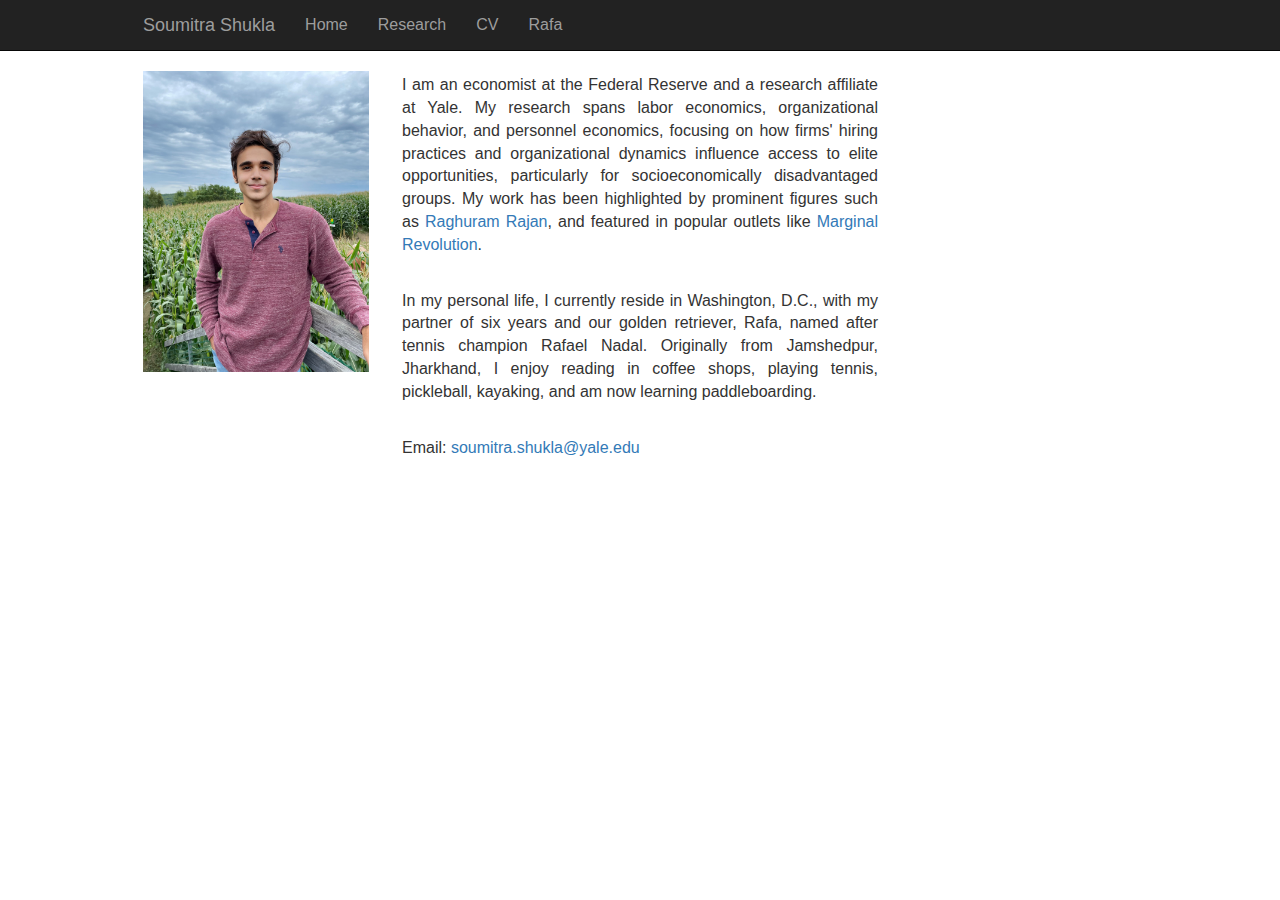
<file: index.html>
<!DOCTYPE html>
<!--
    Plain-Academic by Vasilios Mavroudis
    Released under the Simplified BSD License/FreeBSD (2-clause) License.
    https://github.com/mavroudisv/plain-academic
-->

<html lang="en">

<head>
  <title>Soumitra Shukla</title>
  <meta charset="utf-8">
  <meta name="viewport" content="width=device-width, initial-scale=1">
  <link rel="stylesheet" href="https://maxcdn.bootstrapcdn.com/bootstrap/3.3.6/css/bootstrap.min.css">
  <link rel="stylesheet" href="media-query.css">
  <script src="https://ajax.googleapis.com/ajax/libs/jquery/1.12.0/jquery.min.js"></script>
  <script src="https://maxcdn.bootstrapcdn.com/bootstrap/3.3.6/js/bootstrap.min.js"></script>
  <script type="text/javascript" src="http://latex.codecogs.com/latexit.js"></script>
  <link href='https://fonts.googleapis.com/css?family=Oswald:700' rel='stylesheet' type='text/css'>
  <style>
    body {
      margin: 0px;
      font-size: 16px;
      font-family: 'Lato', sans-serif;
      font-weight: 400;
    }

    .container-fluid  {
      margin-top: 0px;
      margin-bottom: 0px;
    }

  </style>
</head>

<body>


  <!-- Navigation -->
  <nav class="navbar navbar-inverse navbar-static-top" role="navigation">
    <div class="container-fluid">
      <div class="navbar-header">
        <button type="button" class="navbar-toggle collapsed" data-toggle="collapse"
          data-target="#bs-example-navbar-collapse-1">
          <span class="sr-only">Toggle navigation</span>
          <span class="icon-bar"></span>
          <span class="icon-bar"></span>
          <span class="icon-bar"></span>
        </button>
        <a class="navbar-brand">Soumitra Shukla</a>
      </div>

      <!-- Collect the nav links, forms, and other content for toggling -->
      <div class="collapse navbar-collapse" id="bs-example-navbar-collapse-1">
        <ul class="nav navbar-nav">
          <li><a href="index.html">Home</a></li>
          <li><a href="research.html">Research</a></li>
          <li><a a target="_blank" href="Soumitra_Shukla_CV.pdf">CV</a></li>
          <!--<li><a href="talks.html">Conferences and Talks</a></li>-->
          <li><a href="rafa.html">Rafa</a></li>
        </ul>
      </div>
    </div>
  </nav>

  <!-- Page Content -->
  <div class="container-fluid">

    <div class="row">

      <!-- Entries Column -->
      <div class="col-md-3 col-sm-12">

        <!-- Main Image -->
        <img class="img-responsive" src="prof_pic_new2.jpg" height="40" alt=""><br>

      </div>

      <!-- Entries Column -->
      <div class="col-md-6">

        <!-- Main Image -->

        <div style="margin-top:3%; text-align:justify; margin:3px;">
          <!--<p>I am an applied microeconomist at the <a href="https://www.federalreserve.gov/" target="_blank">Federal Reserve</a>, 
            where I think about the labor markets of many major emerging market economies.
             I also conduct research on topics in labor, organizational economics, and the economics of education. My research has been recently discussed by
             <a target="_blank" href="https://press.princeton.edu/books/hardcover/9780691263632/breaking-the-mold">Raghuram Rajan</a>, Times of India, and Marginal Revolution.
          </p><br> -->

          <p> I am an economist at the Federal Reserve and a research affiliate at Yale. My research spans labor economics, organizational 
            behavior, and personnel economics, focusing on how firms' hiring practices and organizational dynamics influence access to elite 
            opportunities, particularly for socioeconomically disadvantaged groups. My work has been highlighted by prominent figures such as 
            <a target="_blank" href="https://press.princeton.edu/books/hardcover/9780691263632/breaking-the-mold">Raghuram Rajan</a>, 
            and featured in popular outlets like <a target="_blank" href="https://marginalrevolution.com/marginalrevolution/2024/08/friday-assorted-links-482.html">Marginal Revolution</a>.
          </p><br>

          <!--<p>I am also a research affiliate of the department of economics at <a href="https://www.yale.edu/" target="_blank">Yale University</a> and a co-organizer 
          of the <b>F</b>ed <b>A</b>pplied <b>M</b>icro junior group (FAM Jr.), which is a system-wide working group for 
          junior microeconomists from the Chicago Fed, Minneapolis Fed, and NY Fed among others.
          </p><br> -->


          <!--<p>I currently live in D.C. with my life partner of 6 years and Rafa, our three-year-old golden retriever named after <a href="https://en.wikipedia.org/wiki/Rafael_Nadal" target="_blank">Rafael
            Nadal</a>. I am originally from Jamshedpur, Jharkhand and enjoy reading in coffee shops, playing tennis, pickleball, kayaking, 
            and am beginning to learn paddle boarding. 
          </p><br> -->

            <p>In my personal life, I currently reside in Washington, D.C., with my partner of six years and our golden retriever, Rafa, named after tennis champion Rafael Nadal. 
              Originally from Jamshedpur, Jharkhand, I enjoy reading in coffee shops, playing tennis, pickleball, kayaking, and am now 
              learning paddleboarding.
          </p><br> 

                    <!--<p>My sister, <a href="https://www.law.ox.ac.uk/people/surabhi-shukla" target="_blank">Surabhi Shukla</a>, received her PhD in law from <a href="https://www.law.ox.ac.uk/" target="_blank">Oxford</a> and joined the law faculty of the <a href="https://www.sheffield.ac.uk/law/people/law-academic-staff/surabhi-shukla" target="_blank">University of Sheffield</a>, in the fall of 2022. Her research interests are in constitutional law and theory as well as sexual orientation and gender identity laws.
          </p><br>--->

          <!--<p><em>The views expressed on this website are my sole responsibility and should
             not be interpreted as reflecting the views of the Board of Governors of the Federal
             Reserve System. </em></p><br>--->

          <p class="col-md-12 col-sm-12 moblie_font" style="text-align:left; padding-left: 0px">Email: <a href="mailto:soumitra.shukla@yale.edu">soumitra.shukla@yale.edu</a></p>


      </div>
      </div>

      <!-- Contact Info on the Sidebar -->
      <!--<div class="col-md-4">
        <div style="font-family: 'Oswald', sans-serif; font-size: 32px;"><b>Soumitra Shukla</b></div><br>
        <p>Department of Economics<br>
          Yale University<br>
          28 Hillhouse Ave<br>
          New Haven<br>
          CT - 06511<br>
        </p>
      </div>-->


      <!-- Links on the Sidebar -->
      <!--<div class="col-md-4" style="margin-top:2%">
        <dd><a href="https://www.linkedin.com/in/soumitra-shukla/">LinkedIn</a></dd>
        <dd><a href="https://github.com/bashonubuntu">Github</a></dd>
      </div>-->
    </div>
  </div>
</body> 
<script data-goatcounter="https://bashalways.goatcounter.com/count" async src="//gc.zgo.at/count.js"></script>
</html>
</file>
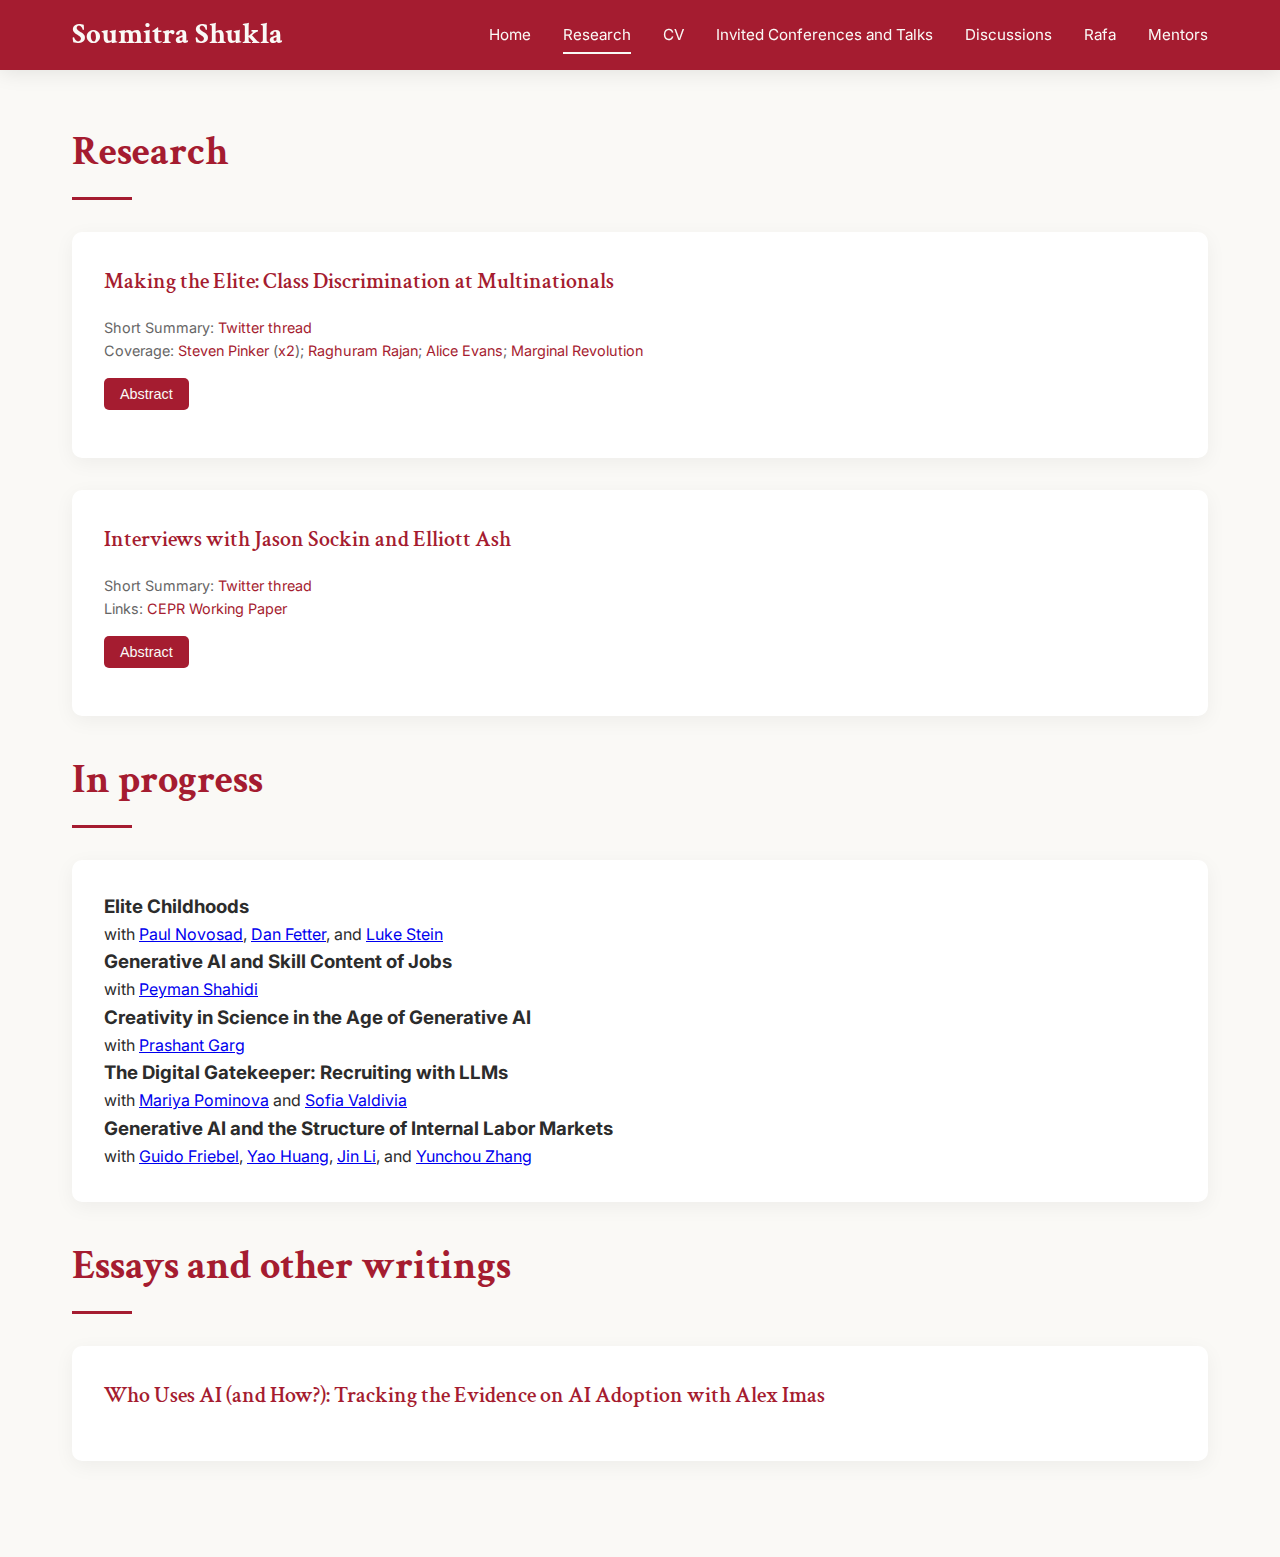
<file: research.html>
<!DOCTYPE html>
<html lang="en">
<head>
    <meta charset="UTF-8">
    <meta name="viewport" content="width=device-width, initial-scale=1.0">
    <title>Research - Soumitra Shukla</title>
    <link href="https://fonts.googleapis.com/css2?family=Crimson+Text:wght@400;600;700&family=Inter:wght@300;400;500;600&display=swap" rel="stylesheet">
    <link rel="stylesheet" href="style.css">
</head>
<body>
    <!-- Navigation -->
    <div class="nav-container">
        <nav>
            <a href="index.html" class="logo">Soumitra Shukla</a>
            <div class="menu-toggle" onclick="toggleMenu()">
                <span></span>
                <span></span>
                <span></span>
            </div>
            <ul class="nav-links" id="navLinks">
                <li><a href="index.html">Home</a></li>
                <li><a href="research.html" class="active">Research</a></li>
                <li><a href="Soumitra_Shukla_CV.html" target="_blank">CV</a></li>
                <li><a href="talks.html">Invited Conferences and Talks</a></li>
                <li><a href="discussions.html">Discussions</a></li>
                <li><a href="rafa.html">Rafa</a></li>
                <li><a href="mentors.html">Mentors</a></li>
            </ul>
        </nav>
    </div>

    <!-- Main Container -->
    <div class="main-container">
        <div class="page-content">
            <h2 class="section-title">Research</h2>
            
            <div class="paper-item">
                <h3 class="paper-title">
                    <a href="making_the_elite_shukla.pdf" target="_blank">Making the Elite: Class Discrimination at Multinationals</a>
                </h3>
                <div class="paper-meta">
                    Short Summary: <a href="https://x.com/soumitrashukla9/status/1815109508525342917" target="_blank">Twitter thread</a><br>
                Coverage: 
                    <a href="https://x.com/sapinker/status/1896735344193830919" target="_blank">Steven Pinker</a>
                    (<a href="https://x.com/sapinker/status/2005332121037271234" target="_blank">x2</a>);
                    <a href="https://press.princeton.edu/books/hardcover/9780691263632/breaking-the-mold" target="_blank">Raghuram Rajan</a>;
                    <a href="https://www.ggd.world/p/big-questions-big-data" target="_blank">Alice Evans</a>;
                    <a href="https://marginalrevolution.com/marginalrevolution/2024/08/friday-assorted-links-482.html" target="_blank">Marginal Revolution</a>
                </div>
                <button class="abstract-toggle" onclick="toggleAbstract(this)">Abstract</button>
                <div class="abstract-content">
                    <div class="paper-abstract">
                        What drives socioeconomic disparities in elite job access, and where do these inequalities emerge? 
                        Measuring class discrimination is challenging, as status must often be inferred from subtle markers like accent, 
                        education, or networks. India's caste system provides an explicit social class measure, enabling precise 
                        identification of how status affects elite job access. Analyzing detailed screening data from over 1,000 jobs at 
                        primarily U.S. and European multinationals hiring in India, this paper provides the first systematic quantification 
                        of class bias in elite recruitment, identifying both its sources and mechanisms. Personal interviews assessing candidate 
                        "fit" drive nearly 90% of the caste earnings penalty (0.16 standard deviations). However, disadvantaged caste hires 
                        achieve 20% higher promotion rates, suggesting these disparities cannot be justified by ability differences. To formally 
                        distinguish discrimination from unobserved ability differences, I develop a theoretical framework utilizing plausibly 
                        exogenous variation in screening selectivity across jobs. The framework predicts that, absent discrimination, the promotion 
                        advantage of disadvantaged caste hires should shrink in highly selective jobs. Instead, persistently higher and stable 
                        promotion rates of disadvantaged hires across all selectivity tiers are most consistent with discrimination. These patterns 
                        persist across both client-facing and non-client-facing roles, suggesting bias rather than statistical or customer-driven 
                        motives. My findings reveal how subjective "fit" assessments can undermine both diversity and efficient talent allocation 
                        in elite hiring.
                    </div>
            </div>
        </div>
        
        <div class="paper-item">
            <h3 class="paper-title">
                <a href="https://papers.ssrn.com/sol3/papers.cfm?abstract_id=5681703" target="_blank">Interviews</a>
                <span class="coauthors">with <a href="https://sites.google.com/view/jasonsockin/home" target="_blank">Jason Sockin</a> and <a href="https://elliottash.com/" target="_blank">Elliott Ash</a></span>
            </h3>
            <div class="paper-meta">
                Short Summary: <a href="https://x.com/soumitrashukla9/status/1983585321075011929" target="_blank">Twitter thread</a><br>
                Links: <a href="https://cepr.org/publications/dp20793" target="_blank">CEPR Working Paper</a>
            </div>
            <button class="abstract-toggle" onclick="toggleAbstract(this)">Abstract</button>
            <div class="abstract-content">
                <div class="paper-abstract">
                    Interviews allow employers to learn about workers, but do they also enable workers to learn about firms? Studying 500,000 interview reports from Glassdoor, we find candidates for high-paying jobs are more likely to reject a job offer if they believe the interview was easy. Easy interviews appear to convey poor "fit" as those who accept offers after easy interviews are two-fifths of a standard deviation less satisfied with their jobs and 10 percent less likely to remain with their employer for at least one year. Analysis of interview narratives using large language models reveals difficult interviews signal colleague ability whereas easy interviews convey a nonselective process. In a small-scale randomized field experiment, an exogenous increase in difficulty elevated perceived difficulty and boosted applicant engagement with the vacancy. Interviews offer workers a preview of match quality, highlighting a channel through which labor markets may become less efficient if firms automate hiring with AI.
                </div>
            </div>
        </div>

        <h2 class="section-title">In progress</h2>
        <div class="paper-item in-progress-list">
            <div class="in-progress-item">
                <h3 class="in-progress-title">Elite Childhoods</h3>
                <span class="coauthors">with <a href="https://paulnovosad.com/" target="_blank">Paul Novosad</a>, <a href="https://sites.google.com/view/daniel-fetter/home" target="_blank">Dan Fetter</a>, and <a href="https://faculty.babson.edu/lcdstein/" target="_blank">Luke Stein</a></span>
            </div>
            <div class="in-progress-item">
                <h3 class="in-progress-title">Generative AI and Skill Content of Jobs</h3>
                <span class="coauthors">with <a href="https://mitsloan.mit.edu/programs/phd/peyman-shahidi" target="_blank">Peyman Shahidi</a></span>
            </div>
            <div class="in-progress-item">
                <h3 class="in-progress-title">Creativity in Science in the Age of Generative AI</h3>
                <span class="coauthors">with <a href="https://www.prashantgarg.org/" target="_blank">Prashant Garg</a></span>
            </div>
            <div class="in-progress-item">
                <h3 class="in-progress-title">The Digital Gatekeeper: Recruiting with LLMs</h3>
                <span class="coauthors">with <a href="https://www.mariyapominova.com/" target="_blank">Mariya Pominova</a> and <a href="https://scholars.duke.edu/person/Sofia.Valdivia" target="_blank">Sofia Valdivia</a></span>
            </div>
            <div class="in-progress-item">
                <h3 class="in-progress-title">Generative AI and the Structure of Internal Labor Markets</h3>
                <span class="coauthors">with <a href="https://www.guidofriebel.com/" target="_blank">Guido Friebel</a>, <a href="https://sites.google.com/view/yao-huang/" target="_blank">Yao Huang</a>, <a href="https://www.jin-li.org/" target="_blank">Jin Li</a>, and <a href="https://andrew-yc-zhang.github.io/" target="_blank">Yunchou Zhang</a></span>
            </div>
        </div>

            <h2 class="section-title">Essays and other writings</h2>

            <div class="paper-item essay-item">
                <h3 class="paper-title">
                    <a href="https://aleximas.substack.com/p/who-uses-ai-and-how" target="_blank">Who Uses AI (and How?): Tracking the Evidence on AI Adoption</a>
                    <span class="coauthors">with <a href="https://www.chicagobooth.edu/faculty/directory/i/alex-imas" target="_blank">Alex Imas</a></span>
                </h3>
            </div>
        </div>
    </div>

    <script src="script.js"></script>
</body>
</html>
</file>
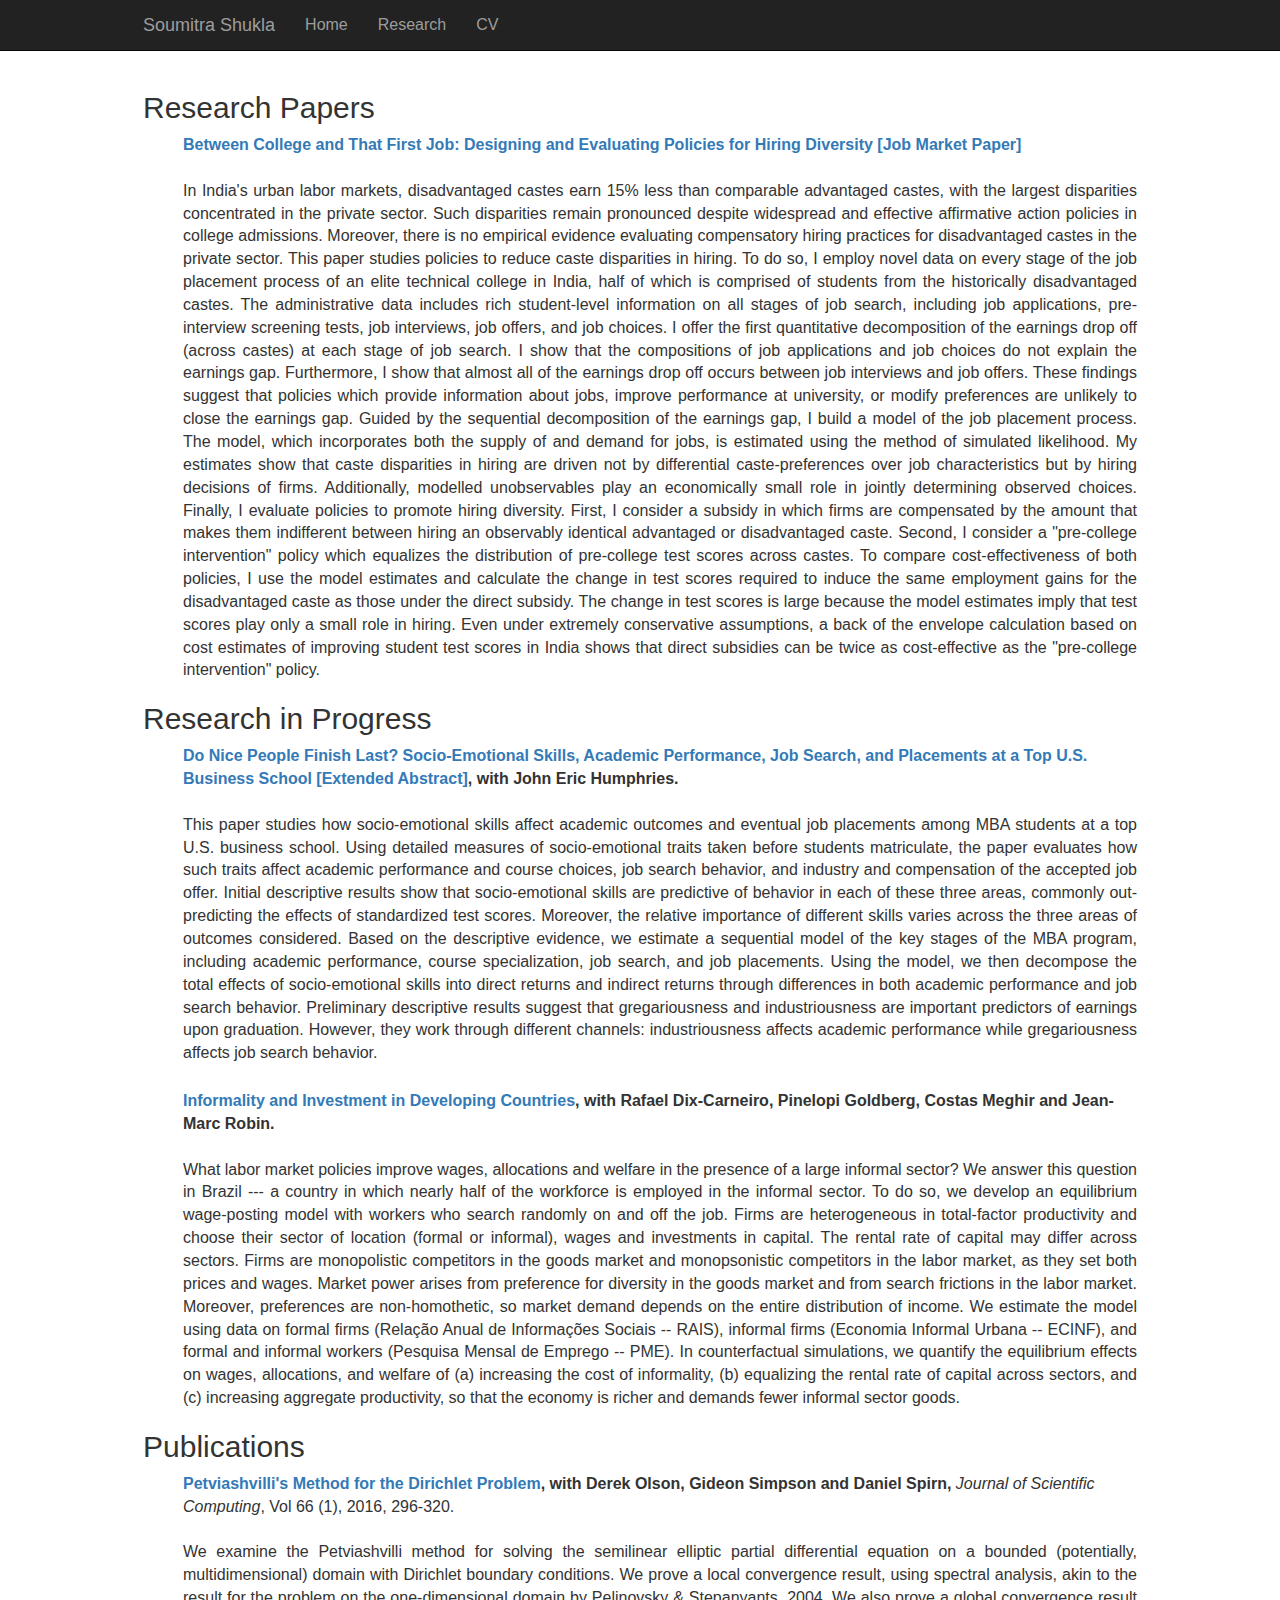
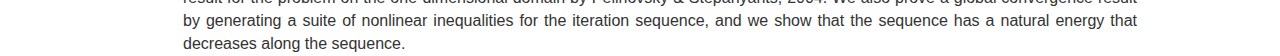
<file: research_old.html>
<!DOCTYPE html>
<!--
    Plain-Academic by Vasilios Mavroudis
    Released under the Simplified BSD License/FreeBSD (2-clause) License.
    https://github.com/mavroudisv/plain-academic
-->

<html lang="en">

<head>
  <title>Soumitra Shukla</title>
  <meta charset="utf-8">
  <meta name="viewport" content="width=device-width, initial-scale=1">
  <link rel="stylesheet" href="https://maxcdn.bootstrapcdn.com/bootstrap/3.3.6/css/bootstrap.min.css">
  <link rel="stylesheet" href="media-query.css">
  <script src="https://ajax.googleapis.com/ajax/libs/jquery/1.12.0/jquery.min.js"></script>
  <script src="https://maxcdn.bootstrapcdn.com/bootstrap/3.3.6/js/bootstrap.min.js"></script>
  <script type="text/javascript" src="http://latex.codecogs.com/latexit.js"></script>
  <link href='https://fonts.googleapis.com/css?family=Oswald:700' rel='stylesheet' type='text/css'>
  <style>
    body {
      margin: 0px;
      font-size: 16px;
      font-family: 'Lato', sans-serif;
      font-weight: 400;
    }

    .container-fluid  {
      margin-top: 0px;
      margin-bottom: 0px;
    }

  </style>
</head>

<body>


  <!-- Navigation -->
  <nav class="navbar navbar-inverse navbar-static-top" role="navigation">
    <div class="container-fluid">
      <div class="navbar-header">
        <button type="button" class="navbar-toggle collapsed" data-toggle="collapse"
          data-target="#bs-example-navbar-collapse-1">
          <span class="sr-only">Toggle navigation</span>
          <span class="icon-bar"></span>
          <span class="icon-bar"></span>
          <span class="icon-bar"></span>
        </button>
        <a class="navbar-brand">Soumitra Shukla</a>
      </div>

      <!-- Collect the nav links, forms, and other content for toggling -->
      <div class="collapse navbar-collapse" id="bs-example-navbar-collapse-1">
        <ul class="nav navbar-nav">
          <li><a href="index.html">Home</a></li>
          <li><a href="research.html">Research</a></li>
          <li><a target="_blank" href="Soumitra_Shukla_CV.pdf">CV</a></li>
        </ul>
      </div>
    </div>
  </nav>

  <!-- Page Content -->
  <div class="container-fluid">

    <div class="row">

      <!-- Entries Column -->
      <div class="col-md-12" style="height: 100vh;">


          <h2 id="workingpapers">Research Papers</h2>
          <ul>
            <li class="paper" words="add, your, keywords, here" style="font-weight:700; list-style-type: none"><a target="_blank" href="Shukla_JMP.pdf">Between
                College and That First Job: Designing and Evaluating Policies for Hiring Diversity [Job Market Paper]</a></li><br>


            <p> In India's urban labor markets, disadvantaged castes earn 15% less than
comparable advantaged castes, with the largest
disparities concentrated in the private sector. Such disparities remain
pronounced despite widespread and effective affirmative action policies in
college admissions. Moreover, there is no empirical evidence evaluating
compensatory hiring practices for disadvantaged castes in the private sector. This paper studies
policies to reduce caste disparities in hiring. To do so, I employ novel data
on every stage of the job placement process of an elite technical college in
India, half of which is comprised of students from the historically disadvantaged castes. The
administrative data includes rich student-level information on all stages of
job search, including job applications, pre-interview screening tests, job
interviews, job offers, and job choices. I offer the first quantitative
decomposition of the earnings drop off (across castes) at each stage of job search. I show that the compositions of job applications and job
choices do not explain the earnings gap. Furthermore, I show that almost all
of the earnings drop off occurs between job interviews and job offers. These
findings suggest that policies which provide information about jobs, improve performance at university, or modify preferences
are unlikely to close the earnings gap. Guided by the sequential decomposition of the earnings gap, I
build a model of the job placement process. The model, which incorporates both
the supply of and demand for jobs, is estimated using the method of simulated
likelihood. My estimates show that caste disparities in hiring are driven not
by differential caste-preferences over job characteristics but by hiring
decisions of firms. Additionally, modelled unobservables play an economically small role in jointly determining observed choices. 
Finally, I evaluate policies to promote hiring diversity.
First, I consider a subsidy in which firms are compensated by the amount that
makes them indifferent between hiring an observably identical advantaged or
disadvantaged caste. Second, I consider a "pre-college intervention" policy
which equalizes the distribution of pre-college test scores across castes. To
compare cost-effectiveness of both policies, I use the model estimates and calculate the change
in test scores required to induce the same employment gains for the disadvantaged caste as those under the direct subsidy.
The change in test scores is large because the model estimates
imply that test scores play only a small role in hiring. Even under
extremely conservative assumptions, a back of the envelope calculation based on cost estimates of improving student test scores
in India shows that direct subsidies can be twice as cost-effective as the
"pre-college intervention" policy.
            </p>
          </ul>

          <h2 id="workinprogress">Research in Progress</h2>
          <ul>
            <li class="paper" words="add, your, keywords, here" style="font-weight:700; list-style-type: none"><a target="_blank" href="Humphries_Shukla_wp2020.pdf">Do Nice People
                Finish Last? Socio-Emotional Skills, Academic Performance, Job Search, and Placements at a Top U.S.
                Business School [Extended Abstract]</a>, with John Eric Humphries. </li><br>

            <p> This paper studies how socio-emotional skills affect academic outcomes and eventual job placements among MBA students at a top U.S. business school. Using detailed measures of socio-emotional traits taken before students matriculate, the paper evaluates how such traits affect academic performance and course choices, job search behavior, and industry and compensation of the accepted job offer. Initial descriptive results show that socio-emotional skills are predictive of behavior in each of these three areas, commonly out-predicting the effects of standardized test scores. Moreover, the relative importance of different skills varies across the three areas of outcomes considered. Based on the descriptive evidence, we estimate a sequential model of the key stages of the MBA program, including academic performance, course specialization, job search, and job placements. Using the model, we then decompose the total effects of socio-emotional skills into direct returns and indirect returns through differences in both academic performance and job search behavior. Preliminary descriptive results suggest that gregariousness and industriousness are important predictors of earnings upon graduation. However, they work through different channels: industriousness affects academic performance while gregariousness affects job search behavior.
            </p>

            <li class="paper" words="add, your, keywords, here" style="font-weight:700; list-style-type: none; padding-top: 15px"><a>Informality
                and Investment in Developing Countries</a>, with Rafael Dix-Carneiro, Pinelopi Goldberg, Costas Meghir and Jean-Marc Robin.
            </li><br>

            <p> What labor market policies improve wages, allocations and welfare in the presence of a large informal
                sector? We answer this question in Brazil --- a country in which nearly half of the workforce is employed in the
                informal sector. To do so, we develop an equilibrium wage-posting model with workers who search randomly on and off
                the job. Firms are heterogeneous in total-factor productivity and choose their sector of location (formal or
                informal), wages and investments in capital. The rental rate of capital may differ across sectors. Firms are monopolistic
                competitors in the goods market and monopsonistic competitors in the labor market, as they set both prices and wages.
                Market power arises from preference for diversity in the goods market and from search frictions in the labor market.
                Moreover, preferences are non-homothetic, so market demand depends on the entire distribution of income. We estimate
                the model using data on formal firms (Relação Anual de Informações Sociais -- RAIS), informal firms (Economia
                Informal Urbana -- ECINF), and formal and informal workers (Pesquisa Mensal de Emprego -- PME). In counterfactual
                simulations, we quantify the equilibrium effects on wages, allocations, and welfare of (a) increasing the cost of informality,
                (b) equalizing the rental rate of capital across sectors, and (c) increasing aggregate productivity, so that the economy is
                richer and demands fewer informal sector goods.
            </p>
          </ul>

          <h2 id="publications">Publications</h2>

          <ul>
            <li class="paper" words="add, your, keywords, here" style="font-weight:700; list-style-type: none"><a target="_blank"
                href="https://arxiv.org/abs/1411.4153">Petviashvilli's
                Method for the Dirichlet Problem</a>, with Derek Olson, Gideon Simpson and Daniel Spirn,
               <span style="font-weight:500"><i>Journal of Scientific Computing</i>, Vol 66 (1), 2016, 296-320.<span/></li><br>

            <p> We examine the Petviashvilli method for solving the semilinear elliptic partial differential equation on a bounded (potentially, multidimensional) domain
                with Dirichlet boundary conditions. We prove a local convergence result, using spectral analysis, akin to the result for
                the problem on the one-dimensional domain by Pelinovsky & Stepanyants, 2004. We also prove a global convergence result by
                generating a suite of nonlinear inequalities for the iteration sequence, and we show that the sequence has a natural energy
                that decreases along the sequence.
            </p>
          </ul>
      </div>
      </div>


    </div>
  </div>
</body>

</html>
</file>
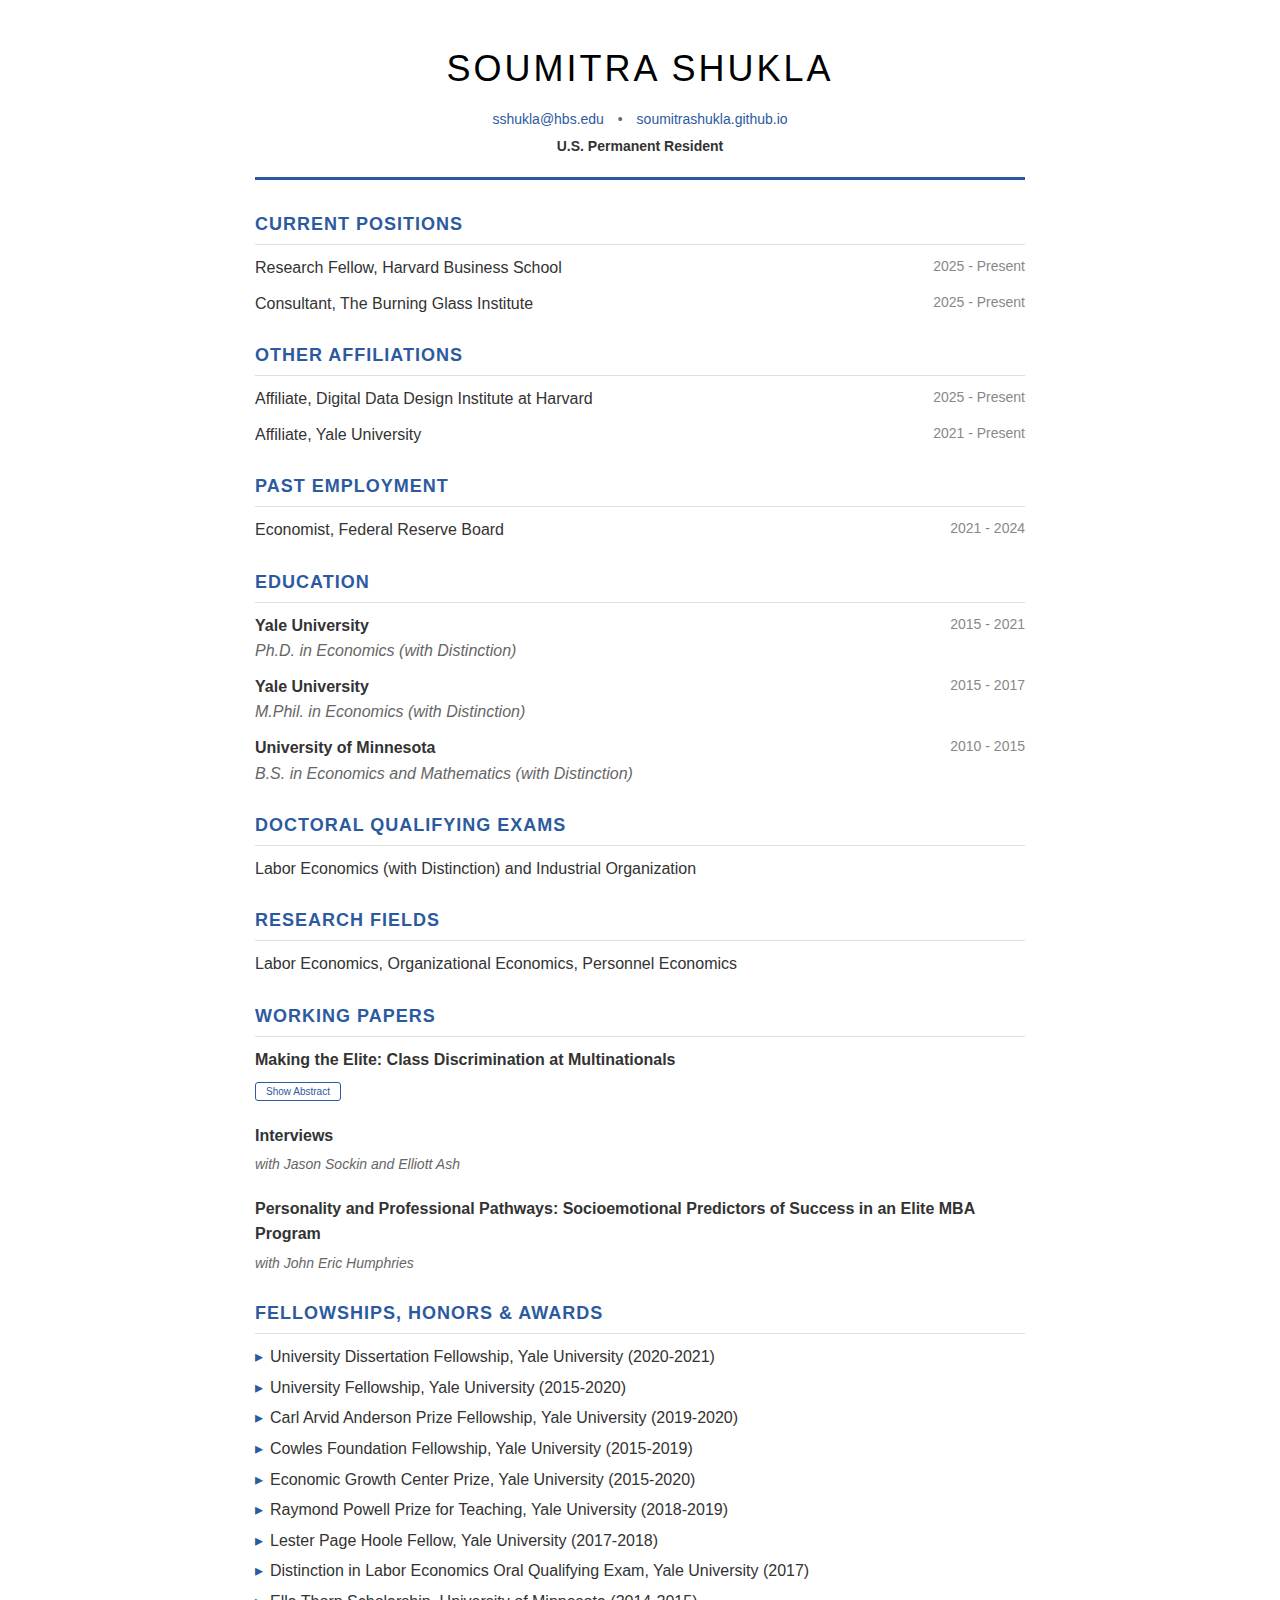
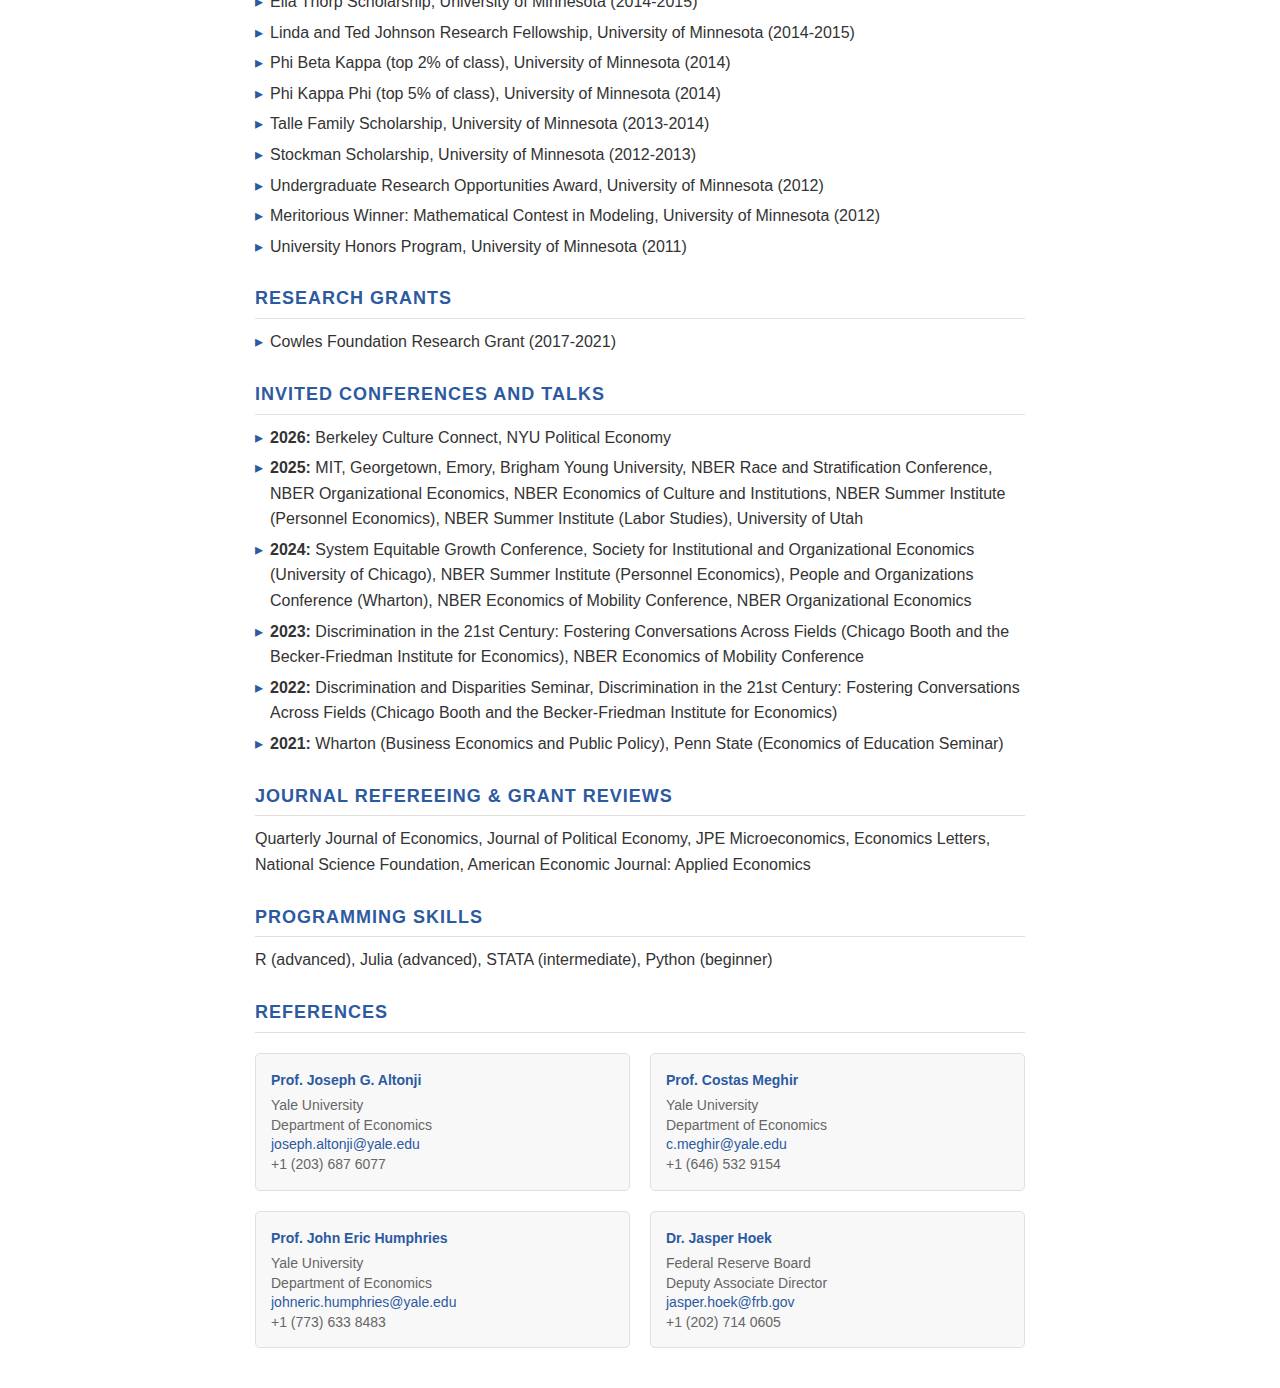
<file: Soumitra_Shukla_CV.html>
<!DOCTYPE html>
<html lang="en">
<head>
    <meta charset="UTF-8">
    <meta name="viewport" content="width=device-width, initial-scale=1.0">
    <title>Soumitra Shukla - CV</title>
    <style>
        /* =================================
           GLOBAL COLOR SCHEME OPTIONS
           
           QUICK TOGGLE:
           For Blue Theme: --accent-color: #2c5aa0;
           For Harvard Crimson Theme: --accent-color: #A51C30;
           
           Just change the hex value below!
           
           This CV is mobile-responsive and print-friendly
           ================================= */
        
        :root {
            /* MAIN THEME COLOR - Change this value to switch themes */
            --accent-color: #2c5aa0;  /* Blue theme (current) */
            /* --accent-color: #A51C30; */  /* Harvard crimson theme */
            
            /* This controls all accent colors throughout the CV:
               - Section headings
               - Links
               - Bullet points
               - Reference names
               - Header border
            */
            --header-border: var(--accent-color);
            
            /* Name color (keep black or match theme) */
            --name-color: #000000;  /* Black (traditional) */
            /* --name-color: var(--accent-color); */  /* Match theme color */
        }
        
        * {
            margin: 0;
            padding: 0;
            box-sizing: border-box;
            -webkit-print-color-adjust: exact;
            print-color-adjust: exact;
            color-adjust: exact;
        }
        
        body {
            font-family: 'Helvetica Neue', Arial, sans-serif;
            line-height: 1.6;
            color: #333;
            background: white;
            padding: 40px;
            max-width: 850px;
            margin: 0 auto;
            -webkit-print-color-adjust: exact;
            print-color-adjust: exact;
        }
        
        header {
            text-align: center;
            margin-bottom: 30px;
            border-bottom: 3px solid var(--header-border);
            padding-bottom: 20px;
            -webkit-print-color-adjust: exact;
            print-color-adjust: exact;
        }
        
        h1 {
            font-size: 36px;
            font-weight: 300;
            letter-spacing: 3px;
            margin-bottom: 10px;
            color: var(--name-color);
        }
        
        .contact-info {
            font-size: 14px;
            color: #666;
        }
        
        .contact-info a {
            color: var(--accent-color);
            text-decoration: none;
            margin: 0 10px;
        }
        
        h2 {
            font-size: 18px;
            color: var(--accent-color);
            margin-top: 25px;
            margin-bottom: 10px;
            text-transform: uppercase;
            letter-spacing: 1px;
            border-bottom: 1px solid #e0e0e0;
            padding-bottom: 5px;
        }
        
        .education-item, .employment-item {
            display: flex;
            justify-content: space-between;
            margin-bottom: 10px;
        }

        .abstract-toggle {
            background: none;
            border: 1px solid #2c5aa0;
            color: #2c5aa0;
            padding: 3px 10px;
            font-size: 10px;
            cursor: pointer;
            border-radius: 3px;
            margin-top: 5px;
            transition: all 0.3s ease;
        }

        .abstract-toggle:hover {
            background: #2c5aa0;
            color: white;
        }
        
        .left-content {
            flex: 1;
        }
        
        .institution {
            font-weight: 600;
            color: #333;
        }
        
        .institution.non-bold {
            font-weight: normal;
        }
        
        .degree {
            color: #666;
            font-style: italic;
        }
        
        .date {
            color: #888;
            font-size: 14px;
        }
        
        .paper-item {
            margin-bottom: 20px;
        }
        
        .paper-title {
            font-weight: 600;
            color: #333;
            margin-bottom: 5px;
        }
        
        .coauthors {
            color: #666;
            font-size: 14px;
            font-style: italic;
        }
        
        .abstract {
            margin-top: 8px;
            text-align: justify;
            font-size: 14px;
            line-height: 1.5;
            color: #555;
            display: none; /* Hide abstracts by default */
        }
        
        ul {
            list-style: none;
            padding-left: 0;
        }
        
        li {
            margin-bottom: 5px;
            position: relative;
            padding-left: 15px;
        }
        
        li:before {
            content: "▸";
            position: absolute;
            left: 0;
            color: var(--accent-color);
        }
        
        .award-item, .conf-item {
            display: flex;
            justify-content: space-between;
            margin-bottom: 5px;
        }
        
        .year-tag {
            color: #888;
            font-size: 14px;
        }
        
        .references {
            display: grid;
            grid-template-columns: repeat(2, 1fr);
            gap: 20px;
            margin-top: 20px;
        }
        
        .ref-card {
            background: #f8f8f8;
            padding: 15px;
            border-radius: 5px;
            font-size: 14px;
            border: 1px solid #e0e0e0;
            -webkit-print-color-adjust: exact;
            print-color-adjust: exact;
        }
        
        .ref-name {
            font-weight: 600;
            color: var(--accent-color);
            margin-bottom: 5px;
        }
        
        .ref-info {
            color: #666;
            line-height: 1.4;
        }
        
        .ref-info a {
            color: var(--accent-color);
            text-decoration: none;
        }
        
        /* Ensure all colors print */
        h1, h2, a, .ref-name, li:before {
            -webkit-print-color-adjust: exact;
            print-color-adjust: exact;
        }
        
        /* Alternative approach using box-shadow for better print support */
        @media print {
            body {
                padding: 20px;
            }
            .ref-card {
                background: #f0f0f0 !important;
                box-shadow: inset 0 0 0 1000px #f0f0f0;
                -webkit-print-color-adjust: exact;
                print-color-adjust: exact;
            }
            /* Force all colors to print */
            * {
                -webkit-print-color-adjust: exact !important;
                print-color-adjust: exact !important;
            }
        }
        
        /* Mobile responsive design */
        @media (max-width: 768px) {
            body {
                padding: 20px;
                font-size: 14px;
            }
            
            /* Stack references vertically on mobile */
            .references {
                grid-template-columns: 1fr;
                gap: 15px;
            }
            
            /* Adjust header for mobile */
            h1 {
                font-size: 28px;
                letter-spacing: 1px;
            }
            
            /* Make dates stack below content on mobile */
            .education-item, .employment-item {
                flex-direction: column;
                gap: 5px;
            }
            
            .date {
                text-align: left;
                color: #999;
            }
        }
    </style>
    </style>
</head>
<body>
    <header>
        <h1>SOUMITRA SHUKLA</h1>
        <div class="contact-info">
            <a href="mailto:sshukla@hbs.edu">sshukla@hbs.edu</a> • 
            <a href="https://soumitrashukla.github.io">soumitrashukla.github.io</a>
        </div>
        <div style="font-size: 14px; margin-top: 5px; font-weight: bold;">U.S. Permanent Resident</div>
    </header>

    <section>
        <h2>Current Positions</h2>
        <div class="employment-item">
            <div class="left-content">
                <div class="institution non-bold">Research Fellow, Harvard Business School</div>
            </div>
            <div class="date">2025 - Present</div>
        </div>
        <div class="employment-item">
            <div class="left-content">
                <div class="institution non-bold">Consultant, The Burning Glass Institute</div>
            </div>
            <div class="date">2025 - Present</div>
        </div>
    </section>

    <section>
        <h2>Other Affiliations</h2>
        <div class="employment-item">
            <div class="left-content">
                <div class="institution non-bold">Affiliate, Digital Data Design Institute at Harvard</div>
            </div>
            <div class="date">2025 - Present</div>
        </div>
        <div class="employment-item">
            <div class="left-content">
                <div class="institution non-bold">Affiliate, Yale University</div>
            </div>
            <div class="date">2021 - Present</div>
        </div>
    </section>

    <section>
        <h2>Past Employment</h2>
        <div class="employment-item">
            <div class="left-content">
                <div class="institution non-bold">Economist, Federal Reserve Board</div>
            </div>
            <div class="date">2021 - 2024</div>
        </div>
    </section>

    <section>
        <h2>Education</h2>
        <div class="education-item">
            <div class="left-content">
                <div class="institution">Yale University</div>
                <div class="degree">Ph.D. in Economics (with Distinction)</div>
            </div>
            <div class="date">2015 - 2021</div>
        </div>
        <div class="education-item">
            <div class="left-content">
                <div class="institution">Yale University</div>
                <div class="degree">M.Phil. in Economics (with Distinction)</div>
            </div>
            <div class="date">2015 - 2017</div>
        </div>
        <div class="education-item">
            <div class="left-content">
                <div class="institution">University of Minnesota</div>
                <div class="degree">B.S. in Economics and Mathematics (with Distinction)</div>
            </div>
            <div class="date">2010 - 2015</div>
        </div>
    </section>

    <section>
        <h2>Doctoral Qualifying Exams</h2>
        <p>Labor Economics (with Distinction) and Industrial Organization</p>
    </section>

    <section>
        <h2>Research Fields</h2>
        <p>Labor Economics, Organizational Economics, Personnel Economics</p>
    </section>

    <section>
        <h2>Working Papers</h2>
        <div class="paper-item">
            <div class="paper-title">Making the Elite: Class Discrimination at Multinationals</div>
            <button class="abstract-toggle" onclick="toggleAbstract(this)">Show Abstract</button>
            <div class="abstract">
                What drives socioeconomic disparities in elite job access, and where do these inequalities emerge? Measuring class discrimination is challenging, as status must often be inferred from subtle markers like accent, education, or networks. India's caste system provides an explicit social class measure, enabling precise identification of how status affects elite job access. Analyzing detailed screening data from over 1,000 jobs at primarily U.S. and European multinationals hiring in India, this paper provides the first systematic quantification of class bias in elite recruitment, identifying both its sources and mechanisms. Personal interviews assessing candidate "fit" drive nearly 90% of the caste earnings penalty (0.16 standard deviations). However, disadvantaged caste hires achieve 20% higher promotion rates, suggesting these disparities cannot be justified by ability differences. To formally distinguish discrimination from unobserved ability differences, I develop a theoretical framework utilizing plausibly exogenous variation in screening selectivity across jobs. The framework predicts that, absent discrimination, the promotion advantage of disadvantaged caste hires should shrink in highly selective jobs. Instead, persistently higher and stable promotion rates of disadvantaged hires across all selectivity tiers are most consistent with discrimination. These patterns persist across both client-facing and non-client-facing roles, suggesting bias rather than statistical or customer-driven motives. My findings reveal how subjective "fit" assessments can undermine both diversity and efficient talent allocation in elite hiring.
            </div>
        </div>
        
        <div class="paper-item">
            <div class="paper-title">Interviews</div>
            <div class="coauthors">with Jason Sockin and Elliott Ash</div>
        </div>
        
        <div class="paper-item">
            <div class="paper-title">Personality and Professional Pathways: Socioemotional Predictors of Success in an Elite MBA Program</div>
            <div class="coauthors">with John Eric Humphries</div>
        </div>
    </section>

    <section>
        <h2>Fellowships, Honors & Awards</h2>
        <ul>
            <li>University Dissertation Fellowship, Yale University (2020-2021)</li>
            <li>University Fellowship, Yale University (2015-2020)</li>
            <li>Carl Arvid Anderson Prize Fellowship, Yale University (2019-2020)</li>
            <li>Cowles Foundation Fellowship, Yale University (2015-2019)</li>
            <li>Economic Growth Center Prize, Yale University (2015-2020)</li>
            <li>Raymond Powell Prize for Teaching, Yale University (2018-2019)</li>
            <li>Lester Page Hoole Fellow, Yale University (2017-2018)</li>
            <li>Distinction in Labor Economics Oral Qualifying Exam, Yale University (2017)</li>
            <li>Ella Thorp Scholarship, University of Minnesota (2014-2015)</li>
            <li>Linda and Ted Johnson Research Fellowship, University of Minnesota (2014-2015)</li>
            <li>Phi Beta Kappa (top 2% of class), University of Minnesota (2014)</li>
            <li>Phi Kappa Phi (top 5% of class), University of Minnesota (2014)</li>
            <li>Talle Family Scholarship, University of Minnesota (2013-2014)</li>
            <li>Stockman Scholarship, University of Minnesota (2012-2013)</li>
            <li>Undergraduate Research Opportunities Award, University of Minnesota (2012)</li>
            <li>Meritorious Winner: Mathematical Contest in Modeling, University of Minnesota (2012)</li>
            <li>University Honors Program, University of Minnesota (2011)</li>
        </ul>
    </section>

    <section>
        <h2>Research Grants</h2>
        <ul>
            <li>Cowles Foundation Research Grant (2017-2021)</li>
        </ul>
    </section>

    <section>
        <h2>Invited Conferences and Talks</h2>
        <ul>
            <li><strong>2026:</strong> Berkeley Culture Connect, NYU Political Economy</li>
            <li><strong>2025:</strong> MIT, Georgetown, Emory, Brigham Young University, NBER Race and Stratification Conference, NBER Organizational Economics, NBER Economics of Culture and Institutions, NBER Summer Institute (Personnel Economics), NBER Summer Institute (Labor Studies), University of Utah</li>
            <li><strong>2024:</strong> System Equitable Growth Conference, Society for Institutional and Organizational Economics (University of Chicago), NBER Summer Institute (Personnel Economics), People and Organizations Conference (Wharton), NBER Economics of Mobility Conference, NBER Organizational Economics</li>
            <li><strong>2023:</strong> Discrimination in the 21st Century: Fostering Conversations Across Fields (Chicago Booth and the Becker-Friedman Institute for Economics), NBER Economics of Mobility Conference</li>
            <li><strong>2022:</strong> Discrimination and Disparities Seminar, Discrimination in the 21st Century: Fostering Conversations Across Fields (Chicago Booth and the Becker-Friedman Institute for Economics)</li>
            <li><strong>2021:</strong> Wharton (Business Economics and Public Policy), Penn State (Economics of Education Seminar)</li>
        </ul>
    </section>

    <section>
        <h2>Journal Refereeing & Grant Reviews</h2>
        <p>Quarterly Journal of Economics, Journal of Political Economy, JPE Microeconomics, Economics Letters, National Science Foundation, American Economic Journal: Applied Economics</p>
    </section>

    <section>
        <h2>Programming Skills</h2>
        <p>R (advanced), Julia (advanced), STATA (intermediate), Python (beginner)</p>
    </section>

    <section>
        <h2>References</h2>
        <div class="references">
            <div class="ref-card">
                <div class="ref-name">Prof. Joseph G. Altonji</div>
                <div class="ref-info">
                    Yale University<br>
                    Department of Economics<br>
                    <a href="mailto:joseph.altonji@yale.edu">joseph.altonji@yale.edu</a><br>
                    +1 (203) 687 6077
                </div>
            </div>
            <div class="ref-card">
                <div class="ref-name">Prof. Costas Meghir</div>
                <div class="ref-info">
                    Yale University<br>
                    Department of Economics<br>
                    <a href="mailto:c.meghir@yale.edu">c.meghir@yale.edu</a><br>
                    +1 (646) 532 9154
                </div>
            </div>
            <div class="ref-card">
                <div class="ref-name">Prof. John Eric Humphries</div>
                <div class="ref-info">
                    Yale University<br>
                    Department of Economics<br>
                    <a href="mailto:johneric.humphries@yale.edu">johneric.humphries@yale.edu</a><br>
                    +1 (773) 633 8483
                </div>
            </div>
            <div class="ref-card">
                <div class="ref-name">Dr. Jasper Hoek</div>
                <div class="ref-info">
                    Federal Reserve Board<br>
                    Deputy Associate Director<br>
                    <a href="mailto:jasper.hoek@frb.gov">jasper.hoek@frb.gov</a><br>
                    +1 (202) 714 0605
                </div>
            </div>
        </div>
    </section>
    
    <script>
        function toggleAbstract(button) {
            const abstract = button.nextElementSibling;
            if (abstract.style.display === 'none' || abstract.style.display === '') {
                abstract.style.display = 'block';
                button.textContent = 'Hide Abstract';
            } else {
                abstract.style.display = 'none';
                button.textContent = 'Show Abstract';
            }
        }
    </script>
</body>
</html>
</file>
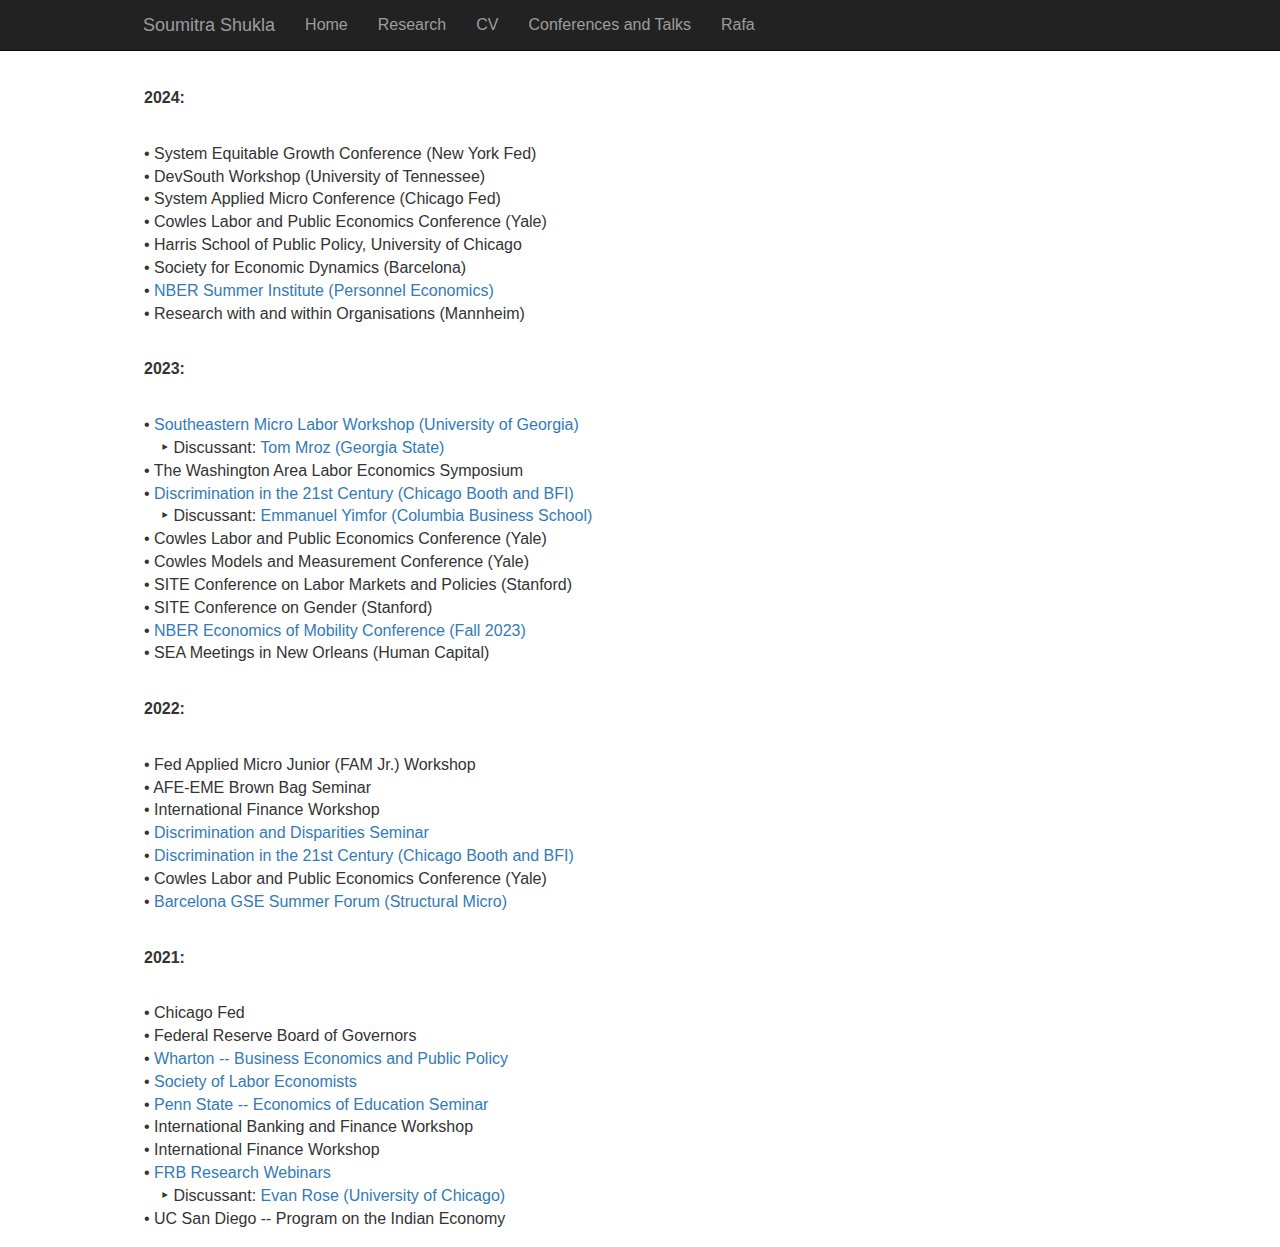
<file: talks.html>
<!DOCTYPE html>
<!--
    Plain-Academic by Vasilios Mavroudis
    Released under the Simplified BSD License/FreeBSD (2-clause) License.
    https://github.com/mavroudisv/plain-academic
-->

<html lang="en">

<head>
  <title>Soumitra Shukla</title>
  <meta charset="utf-8">
  <meta name="viewport" content="width=device-width, initial-scale=1">
  <link rel="stylesheet" href="https://maxcdn.bootstrapcdn.com/bootstrap/3.3.6/css/bootstrap.min.css">
  <link rel="stylesheet" href="media-query.css">
  <script src="https://ajax.googleapis.com/ajax/libs/jquery/1.12.0/jquery.min.js"></script>
  <script src="https://maxcdn.bootstrapcdn.com/bootstrap/3.3.6/js/bootstrap.min.js"></script>
  <script type="text/javascript" src="http://latex.codecogs.com/latexit.js"></script>
  <link href='https://fonts.googleapis.com/css?family=Oswald:700' rel='stylesheet' type='text/css'>
  <style>
    body {
      margin: 0px;
      font-size: 16px;
      font-family: 'Lato', sans-serif;
      font-weight: 400;
    }

    .container-fluid  {
      margin-top: 0px;
      margin-bottom: 0px;
    }

  </style>
</head>

<body>


  <!-- Navigation -->
  <nav class="navbar navbar-inverse navbar-static-top" role="navigation">
    <div class="container-fluid">
      <div class="navbar-header">
        <button type="button" class="navbar-toggle collapsed" data-toggle="collapse"
          data-target="#bs-example-navbar-collapse-1">
          <span class="sr-only">Toggle navigation</span>
          <span class="icon-bar"></span>
          <span class="icon-bar"></span>
          <span class="icon-bar"></span>
        </button>
        <a class="navbar-brand">Soumitra Shukla</a>
      </div>

      <!-- Collect the nav links, forms, and other content for toggling -->
      <div class="collapse navbar-collapse" id="bs-example-navbar-collapse-1">
        <ul class="nav navbar-nav">
          <li><a href="index.html">Home</a></li>
          <li><a href="research.html">Research</a></li>
          <li><a a target="_blank" href="Soumitra_Shukla_CV.pdf">CV</a></li>
          <li><a href="talks.html">Conferences and Talks</a></li>
          <li><a href="rafa.html">Rafa</a></li>
        </ul>
      </div>
    </div>
  </nav>

    <!-- Page Content -->
  <div class="container-fluid">

    <div class="row">

    <div style="margin-top:3%; text-align:justify; margin:16px;">

        <b>2024:</b>

       <p ></p><br>
       
       <p> &bull; System Equitable Growth Conference (New York Fed)
        <br> &bull; DevSouth Workshop (University of Tennessee)
        <br> &bull; System Applied Micro Conference (Chicago Fed)
        <br> &bull; Cowles Labor and Public Economics Conference (Yale)
        <br> &bull; Harris School of Public Policy, University of Chicago
        <br> &bull; Society for Economic Dynamics (Barcelona)
        <br> &bull; <a target="_blank"
          href="https://www.nber.org/conferences/si-2024-personnel-economics">
          NBER Summer Institute (Personnel Economics) </a>
        <br> &bull; Research with and within Organisations (Mannheim)
  
        </p>
        <p></p><br>

            <b>2023:</b>

       <p ></p><br>
       
          <p>  &bull; <a target="_blank" href= "https://www.atlantafed.org/news/conferences-and-events/conferences/chcs-southeastern-micro-labor-workshop.aspx"> 
               Southeastern Micro Labor Workshop (University of Georgia) </a>  
               <br> <span style='margin-left:16px'>&#8227; Discussant: <a target="_blank" href= "https://aysps.gsu.edu/profile/tom-mroz-2/">Tom Mroz (Georgia State)</a></span> 
          <br> &bull; The Washington Area Labor Economics Symposium
          <br> &bull; <a target="_blank" href= "https://bfi.uchicago.edu/event/conference-on-discrimination-in-the-21st-century-fostering-conversations-across-fields/"> 
               Discrimination in the 21st Century (Chicago Booth and BFI) </a> 
               <br> <span style='margin-left:16px'>&#8227; Discussant: <a target="_blank" href= "https://business.columbia.edu/faculty/people/emmanuel-yimfor">Emmanuel Yimfor (Columbia Business School)</a></span> 
          <br> &bull; Cowles Labor and Public Economics Conference (Yale)
          <br> &bull; Cowles Models and Measurement Conference (Yale)
          <br> &bull; SITE Conference on Labor Markets and Policies (Stanford)
          <br> &bull; SITE Conference on Gender (Stanford)
          <br> &bull; <a target="_blank" href= "https://www.nber.org/conferences/economics-mobility-fall-2023"> 
               NBER Economics of Mobility Conference (Fall 2023) </a>
           <br> &bull;  SEA Meetings in New Orleans (Human Capital)   
        </p>
        <p></p><br>

      <b>2022:</b>

       <p ></p><br>
       
          <p>  &bull; Fed Applied Micro Junior (FAM Jr.) Workshop 
          <br> &bull; AFE-EME Brown Bag Seminar 
          <br> &bull; International Finance Workshop 
          <br> &bull; <a target="_blank" href= "https://sites.google.com/view/olgastoddard/discrimination-seminar?authuser=0">Discrimination and Disparities Seminar </a> 
          <br> &bull; <a target="_blank" href= "https://bfi.uchicago.edu/event/conference-on-race-and-gender-discrimination/"> 
               Discrimination in the 21st Century (Chicago Booth and BFI) </a> 
          <br> &bull; Cowles Labor and Public Economics Conference (Yale)
          <br> &bull; <a target="_blank" href= "https://bse.eu/summer-forum/workshop-structural-microeconometrics"> 
               Barcelona GSE Summer Forum (Structural Micro)  </a> 
        </p>

           <p ></p><br>

    <b>2021:</b>

       <p ></p><br>
       
          <p>  &bull; Chicago Fed 
          <br> &bull; Federal Reserve Board of Governors 
          <br> &bull; <a target="_blank" href= "https://bepp.wharton.upenn.edu/research/seminars-conferences">Wharton -- Business Economics and Public Policy</a>
          <br> &bull; <a target="_blank" href= "https://www.sole-jole.org/">Society of Labor Economists</a>
          <br> &bull; <a target="_blank" href= "https://econ.la.psu.edu/events/soumitra-shukla-yale-fed-board">Penn State -- Economics of Education Seminar</a>
          <br> &bull; International Banking and Finance Workshop
          <br> &bull; International Finance Workshop
          <br> &bull; <a target="_blank" href= "https://www.federalreserve.gov/econres/frb-research-webinars.htm">FRB Research Webinars</a>
          <br> <span style='margin-left:16px'>&#8227; Discussant: <a target="_blank" href= "https://ekrose.github.io/">Evan Rose (University of Chicago)</a></span> 
          <br> &bull; UC San Diego -- Program on the Indian Economy
        </p>  
      </div>
  </div>
 </div>
</body>
</html>
</file>
<file: media-query.css>
/*
  ##Device = Desktops
  ##Screen = 1281px to higher resolution desktops
*/

@media (min-width: 1281px) {

  .login .content {
    width: 345px !important;
  }
	.my_clock{
		width: 30%;
	}

  p {
    text-align: justify;
  }

}

/*
  ##Device = Laptops, Desktops
  ##Screen = B/w 1025px to 1280px
*/

@media (min-width: 1025px) and (max-width: 1280px) {

  .login .content {
    width: 320px !important;
  }

  .container-fluid  {
    margin-top: 0px;
    margin-bottom: 0px;
    margin-left: 10%;
    margin-right: 10%;
  }

  p {
    text-align: justify;
  }

}

/*
  ##Device = Tablets, Ipads (portrait)
  ##Screen = B/w 768px to 1024px
*/

@media (min-width: 768px) and (max-width: 1024px) {

  p {
    text-align: justify;
  }

}

/*
  ##Device = Tablets, Ipads (landscape)
  ##Screen = B/w 768px to 1024px
*/

@media (min-width: 768px) and (max-width: 1024px) and (orientation: landscape) {

  .container-fluid  {
    margin-top: 0px;
    margin-bottom: 0px;
    /*margin-left: 10%;
    margin-right: 10%;*/
  }

  p {
    text-align: justify;
  }

}

/*
  ##Device = Low Resolution Tablets, Mobiles (Landscape)
  ##Screen = B/w 481px to 767px
*/

@media (min-width: 481px) and (max-width: 767px) {

  p {
    /*text-align: justify;*/
    text-align: justify;
    width: 100%;
    width: 100;
    margin: 0 auto;
    padding-right: 8%;
    font-size: 12px;
  }

  .paper {

    /*text-align: justify;*/
    text-align: justify;
    width: 100%;
    width: 100;
    margin: 0 auto;
    padding-right: 8%;
    font-size: 12px;
  }

  /*.moblie_font
  {
    font-size: 13px;
  }*/


}

/*
  ##Device = Most of the Smartphones Mobiles (Portrait)
  ##Screen = B/w 320px to 479px
*/

@media (min-width: 320px) and (max-width: 480px) {

p {
  /*text-align: justify;*/
  text-align: justify;
  width: 100%;
  width: 100;
  margin: 0 auto;
  padding-right: 8%;
  font-size: 12px;
}

.paper {

  /*text-align: justify;*/
  text-align: justify;
  width: 100%;
  width: 100;
  margin: 0 auto;
  padding-right: 8%;
  font-size: 12px;
}

/*.moblie_font
{
  font-size: 13px;
}*/

}
</file>
<file: style.css>
:root {
    --harvard-crimson: #A51C30;
    --dark-crimson: #8B1826;
    --light-crimson: #C41E3A;
    --off-white: #FAF9F6;
    --warm-gray: #F5F3F0;
    --text-dark: #2C2C2C;
    --text-light: #666666;
}

* {
    margin: 0;
    padding: 0;
    box-sizing: border-box;
}

body {
    font-family: 'Inter', sans-serif;
    background-color: var(--off-white);
    color: var(--text-dark);
    line-height: 1.6;
    overflow-x: hidden;
}

/* Navigation */
.nav-container {
    background-color: var(--harvard-crimson);
    position: fixed;
    width: 100%;
    top: 0;
    z-index: 1000;
    box-shadow: 0 2px 20px rgba(0,0,0,0.1);
}

nav {
    max-width: 1200px;
    margin: 0 auto;
    padding: 0 2rem;
    display: flex;
    justify-content: space-between;
    align-items: center;
    height: 70px;
}

.logo {
    font-family: 'Crimson Text', serif;
    font-size: 1.8rem;
    font-weight: 700;
    color: var(--off-white);
    text-decoration: none;
    transition: opacity 0.3s ease;
}

.logo:hover {
    opacity: 0.8;
}

.nav-links {
    display: flex;
    list-style: none;
    gap: 2rem;
    align-items: center;
}

.nav-links a {
    color: var(--off-white);
    text-decoration: none;
    font-weight: 400;
    font-size: 0.95rem;
    position: relative;
    padding: 0.5rem 0;
    transition: all 0.3s ease;
}

.nav-links a::after {
    content: '';
    position: absolute;
    bottom: -2px;
    left: 0;
    width: 0;
    height: 2px;
    background-color: var(--off-white);
    transition: width 0.3s ease;
}

.nav-links a:hover::after,
.nav-links a.active::after {
    width: 100%;
}

/* Mobile Menu */
.menu-toggle {
    display: none;
    flex-direction: column;
    cursor: pointer;
}

.menu-toggle span {
    width: 25px;
    height: 3px;
    background-color: var(--off-white);
    margin: 3px 0;
    transition: 0.3s;
}

/* Main Content */
.main-container {
    max-width: 1200px;
    margin: 0 auto;
    padding: 120px 2rem 4rem;
    min-height: 100vh;
}

/* Hero Section */
.hero {
    display: grid;
    grid-template-columns: 300px 1fr;
    gap: 4rem;
    margin-bottom: 4rem;
    align-items: start;
}

.profile-section {
    text-align: center;
}

.profile-img {
    width: 100%;
    border-radius: 10px;
    box-shadow: 0 10px 30px rgba(0,0,0,0.1);
    transition: transform 0.3s ease;
}

.profile-img:hover {
    transform: translateY(-5px);
}

.content-section h1 {
    font-family: 'Crimson Text', serif;
    font-size: 3rem;
    color: var(--harvard-crimson);
    margin-bottom: 1rem;
    font-weight: 700;
}

.subtitle {
    font-size: 1.2rem;
    color: var(--text-light);
    margin-bottom: 2rem;
    font-weight: 300;
}

.bio {
    font-size: 1.05rem;
    line-height: 1.8;
    color: var(--text-dark);
    margin-bottom: 2rem;
}

.bio a {
    color: var(--harvard-crimson);
    text-decoration: none;
    font-weight: 500;
    border-bottom: 1px solid transparent;
    transition: border-color 0.3s ease;
}

.bio a:hover {
    border-bottom-color: var(--harvard-crimson);
}

/* Contact Info */
.contact-info {
    background-color: var(--warm-gray);
    padding: 2rem;
    border-radius: 10px;
    margin-top: 2rem;
}

.contact-info h3 {
    font-family: 'Crimson Text', serif;
    color: var(--harvard-crimson);
    margin-bottom: 1rem;
    font-size: 1.5rem;
}

.contact-item {
    display: flex;
    align-items: center;
    margin-bottom: 0.75rem;
    gap: 0.5rem;
}

.contact-item a {
    color: var(--text-dark);
    text-decoration: none;
    transition: color 0.3s ease;
}

.contact-item a:hover {
    color: var(--harvard-crimson);
}

/* Research Section */
.research-section {
    margin-top: 4rem;
}

.section-title {
    font-family: 'Crimson Text', serif;
    font-size: 2.5rem;
    color: var(--harvard-crimson);
    margin-bottom: 2rem;
    position: relative;
    padding-bottom: 1rem;
}

.section-title::after {
    content: '';
    position: absolute;
    bottom: 0;
    left: 0;
    width: 60px;
    height: 3px;
    background-color: var(--harvard-crimson);
}

.paper-item {
    background-color: white;
    padding: 2rem;
    margin-bottom: 2rem;
    border-radius: 10px;
    box-shadow: 0 5px 20px rgba(0,0,0,0.05);
    transition: all 0.3s ease;
}

.paper-item:hover {
    transform: translateY(-3px);
    box-shadow: 0 8px 30px rgba(0,0,0,0.1);
}

.paper-title {
    font-family: 'Crimson Text', serif;
    font-size: 1.4rem;
    color: var(--harvard-crimson);
    margin-bottom: 1rem;
    font-weight: 600;
}

.paper-title a {
    color: inherit;
    text-decoration: none;
}

.paper-meta {
    color: var(--text-light);
    font-size: 0.9rem;
    margin-bottom: 1rem;
}

.paper-meta a {
    color: var(--harvard-crimson);
    text-decoration: none;
}

.paper-abstract {
    color: var(--text-dark);
    line-height: 1.8;
}

/* Abstract Toggle Button */
.abstract-toggle {
    background-color: var(--harvard-crimson);
    color: var(--off-white);
    border: none;
    padding: 0.5rem 1rem;
    border-radius: 5px;
    font-size: 0.9rem;
    font-weight: 500;
    cursor: pointer;
    transition: all 0.3s ease;
    margin-bottom: 1rem;
}

.abstract-toggle:hover {
    background-color: var(--dark-crimson);
    transform: translateY(-1px);
}

.abstract-content {
    display: none;
    animation: fadeIn 0.3s ease-in;
}

.abstract-content.show {
    display: block;
}

/* Responsive */
@media (max-width: 768px) {
    .nav-container {
        box-shadow: 0 2px 10px rgba(0,0,0,0.1);
    }

    nav {
        padding: 0 1rem;
        height: 60px;
    }

    .logo {
        font-size: 1.5rem;
    }

    .nav-links {
        position: fixed;
        left: -100%;
        top: 60px;
        flex-direction: column;
        background-color: var(--dark-crimson);
        width: 100%;
        text-align: center;
        transition: 0.3s;
        padding: 2rem 0;
        box-shadow: 0 10px 20px rgba(0,0,0,0.2);
    }

    .nav-links a {
        font-size: 1.1rem;
        padding: 1rem 0;
    }

    .nav-links.active {
        left: 0;
    }

    .menu-toggle {
        display: flex;
    }

    .main-container {
        padding: 80px 1.5rem 2rem;
    }

    .hero {
        grid-template-columns: 1fr;
        gap: 2rem;
        text-align: center;
    }

    .profile-section {
        max-width: 250px;
        margin: 0 auto;
    }

    .content-section h1 {
        font-size: 2rem;
        margin-bottom: 0.5rem;
    }

    .subtitle {
        font-size: 0.95rem;
        margin-bottom: 1.5rem;
    }

    .bio {
        font-size: 0.9rem;
        text-align: center;
    }

    .bio p {
        margin-bottom: 1rem;
    }

    .contact-info {
        padding: 1.5rem;
        margin-top: 1.5rem;
        text-align: center;
    }

    .contact-info h3 {
        font-size: 1.2rem;
        margin-bottom: 0.75rem;
    }

    .contact-item {
        font-size: 0.9rem;
        justify-content: center;
    }

    /* Research page mobile */
    .section-title {
        font-size: 1.8rem;
        margin-bottom: 1.5rem;
    }

    .paper-item {
        padding: 1.5rem;
        margin-bottom: 1.5rem;
    }

    .paper-title {
        font-size: 1.1rem;
    }

    .paper-meta {
        font-size: 0.8rem;
    }

    .paper-abstract {
        font-size: 0.85rem;
    }

    /* Talks page mobile */
    .talks-list, .discussions-list {
        padding: 1.5rem;
    }

    .year-title {
        font-size: 1.4rem;
    }

    .talk-item, .discussion-item {
        font-size: 0.9rem;
        margin-bottom: 1rem;
        line-height: 1.6;
    }

    /* Abstract button mobile */
    .abstract-toggle {
        padding: 0.4rem 0.8rem;
        font-size: 0.85rem;
    }
    .gallery-grid {
        grid-template-columns: 1fr;
        gap: 1rem;
    }

    .gallery-item {
        border-radius: 8px;
    }
}

/* Extra small devices */
@media (max-width: 375px) {
    .content-section h1 {
        font-size: 1.8rem;
    }

    .subtitle {
        font-size: 0.9rem;
    }

    .bio, .paper-abstract {
        font-size: 0.9rem;
    }
}

/* Page Transitions */
.page-content {
    animation: fadeIn 0.5s ease-in;
}

@keyframes fadeIn {
    from {
        opacity: 0;
        transform: translateY(20px);
    }
    to {
        opacity: 1;
        transform: translateY(0);
    }
}

/* Additional Pages Styling */
.talks-list, .discussions-list {
    background-color: white;
    padding: 2rem;
    border-radius: 10px;
    box-shadow: 0 5px 20px rgba(0,0,0,0.05);
    margin-bottom: 2rem;
}

.year-section {
    margin-bottom: 2rem;
}

.year-title {
    font-family: 'Crimson Text', serif;
    font-size: 1.8rem;
    color: var(--harvard-crimson);
    margin-bottom: 1rem;
    font-weight: 600;
}

.talk-item, .discussion-item {
    margin-bottom: 0.75rem;
    padding-left: 1.5rem;
    position: relative;
}

.talk-item::before, .discussion-item::before {
    content: '•';
    position: absolute;
    left: 0;
    color: var(--harvard-crimson);
}

.talk-item a, .discussion-item a {
    color: var(--text-dark);
    text-decoration: none;
    border-bottom: 1px solid transparent;
    transition: all 0.3s ease;
}

.talk-item a:hover, .discussion-item a:hover {
    color: var(--harvard-crimson);
    border-bottom-color: var(--harvard-crimson);
}

.discussion-item a {
    color: var(--harvard-crimson);
}

/* Rafa Gallery */
.gallery-grid {
    display: grid;
    grid-template-columns: repeat(auto-fit, minmax(250px, 1fr));
    gap: 1.5rem;
    margin-top: 2rem;
}

.gallery-item {
    overflow: hidden;
    border-radius: 10px;
    box-shadow: 0 5px 20px rgba(0,0,0,0.1);
    transition: transform 0.3s ease;
}

.gallery-item:hover {
    transform: scale(1.05);
}

.gallery-item img {
    width: 100%;
    height: 100%;
    object-fit: cover;
}

/* Other Links Page */
.subsection-title {
    font-family: 'Crimson Text', serif;
    font-size: 1.8rem;
    color: var(--harvard-crimson);
    margin-bottom: 1.5rem;
    font-weight: 600;
}

.mentors-section {
    background-color: white;
    padding: 2rem;
    border-radius: 10px;
    box-shadow: 0 5px 20px rgba(0,0,0,0.05);
    margin-bottom: 2rem;
}

.mentors-grid {
    display: grid;
    grid-template-columns: repeat(2, 1fr);
    gap: 1.5rem;
}

.mentor-item {
    text-align: center;
    padding: 1rem;
}

.mentor-item a {
    color: var(--text-dark);
    text-decoration: none;
    font-size: 1.1rem;
    font-weight: 500;
    transition: all 0.3s ease;
    border-bottom: 2px solid transparent;
}

.mentor-item a:hover {
    color: var(--harvard-crimson);
    border-bottom-color: var(--harvard-crimson);
}

/* Mobile styles for mentors */
@media (max-width: 768px) {
    .mentors-grid {
        grid-template-columns: 1fr;
        gap: 1rem;
    }
    
    .mentor-item {
        padding: 0.5rem;
    }
    
    .mentor-item a {
        font-size: 1rem;
    }
}

/* Rafa's Namecard Styles */
.rafa-namecard {
    background-color: white;
    border-radius: 15px;
    box-shadow: 0 8px 30px rgba(0, 0, 0, 0.08);
    padding: 2.5rem;
    margin: 2.5rem 0;
    position: relative;
    overflow: hidden;
    transition: transform 0.3s ease, box-shadow 0.3s ease;
}

.rafa-namecard:hover {
    transform: translateY(-3px);
    box-shadow: 0 12px 40px rgba(0, 0, 0, 0.12);
}

.rafa-namecard::before {
    content: '';
    position: absolute;
    top: 0;
    left: 0;
    right: 0;
    height: 5px;
    background: linear-gradient(90deg, var(--harvard-crimson), var(--light-crimson));
}

.namecard-header {
    display: flex;
    justify-content: space-between;
    align-items: center;
    margin-bottom: 2rem;
    padding-bottom: 1rem;
    border-bottom: 2px solid var(--warm-gray);
}

.namecard-header h3 {
    font-family: 'Crimson Text', serif;
    font-size: 2rem;
    color: var(--harvard-crimson);
    margin: 0;
    font-weight: 700;
}

.paw-icon {
    font-size: 2rem;
    animation: wiggle 2s ease-in-out infinite;
}

@keyframes wiggle {
    0%, 100% { transform: rotate(0deg); }
    25% { transform: rotate(-10deg); }
    75% { transform: rotate(10deg); }
}

.namecard-content {
    display: grid;
    gap: 1.5rem;
}

.namecard-section {
    padding: 1rem;
    background-color: var(--warm-gray);
    border-radius: 10px;
}

.namecard-section h4 {
    font-family: 'Crimson Text', serif;
    color: var(--harvard-crimson);
    font-size: 1.2rem;
    margin-bottom: 0.75rem;
    font-weight: 600;
}

.info-item {
    display: flex;
    justify-content: space-between;
    margin-bottom: 0.5rem;
    padding: 0.5rem 0;
}

.info-label {
    font-weight: 600;
    color: var(--text-light);
}

.info-value {
    color: var(--text-dark);
}

.hobby-list {
    list-style: none;
    padding: 0;
}

.hobby-list li {
    position: relative;
    padding-left: 1.5rem;
    margin-bottom: 0.5rem;
    color: var(--text-dark);
}

.hobby-list li::before {
    content: '🦴';
    position: absolute;
    left: 0;
    font-size: 0.9rem;
}

.research-area {
    margin-bottom: 0.75rem;
    padding: 0.5rem 0;
}

.research-topic {
    font-weight: 600;
    color: var(--text-dark);
    display: block;
    margin-bottom: 0.25rem;
}

.research-subfields {
    color: var(--text-light);
    font-size: 0.9rem;
    font-style: italic;
}

/* Mobile responsive for namecard */
@media (max-width: 768px) {
    .rafa-namecard {
        padding: 1.5rem;
        margin: 1.5rem 0;
    }
    
    .namecard-header h3 {
        font-size: 1.5rem;
    }
    
    .paw-icon {
        font-size: 1.5rem;
    }
    
    .namecard-section {
        padding: 0.75rem;
    }
    
    .namecard-section h4 {
        font-size: 1rem;
    }
    
    .info-item, .research-area {
        font-size: 0.9rem;
    }
    
    .research-subfields {
        font-size: 0.85rem;
    }
}
</file>
